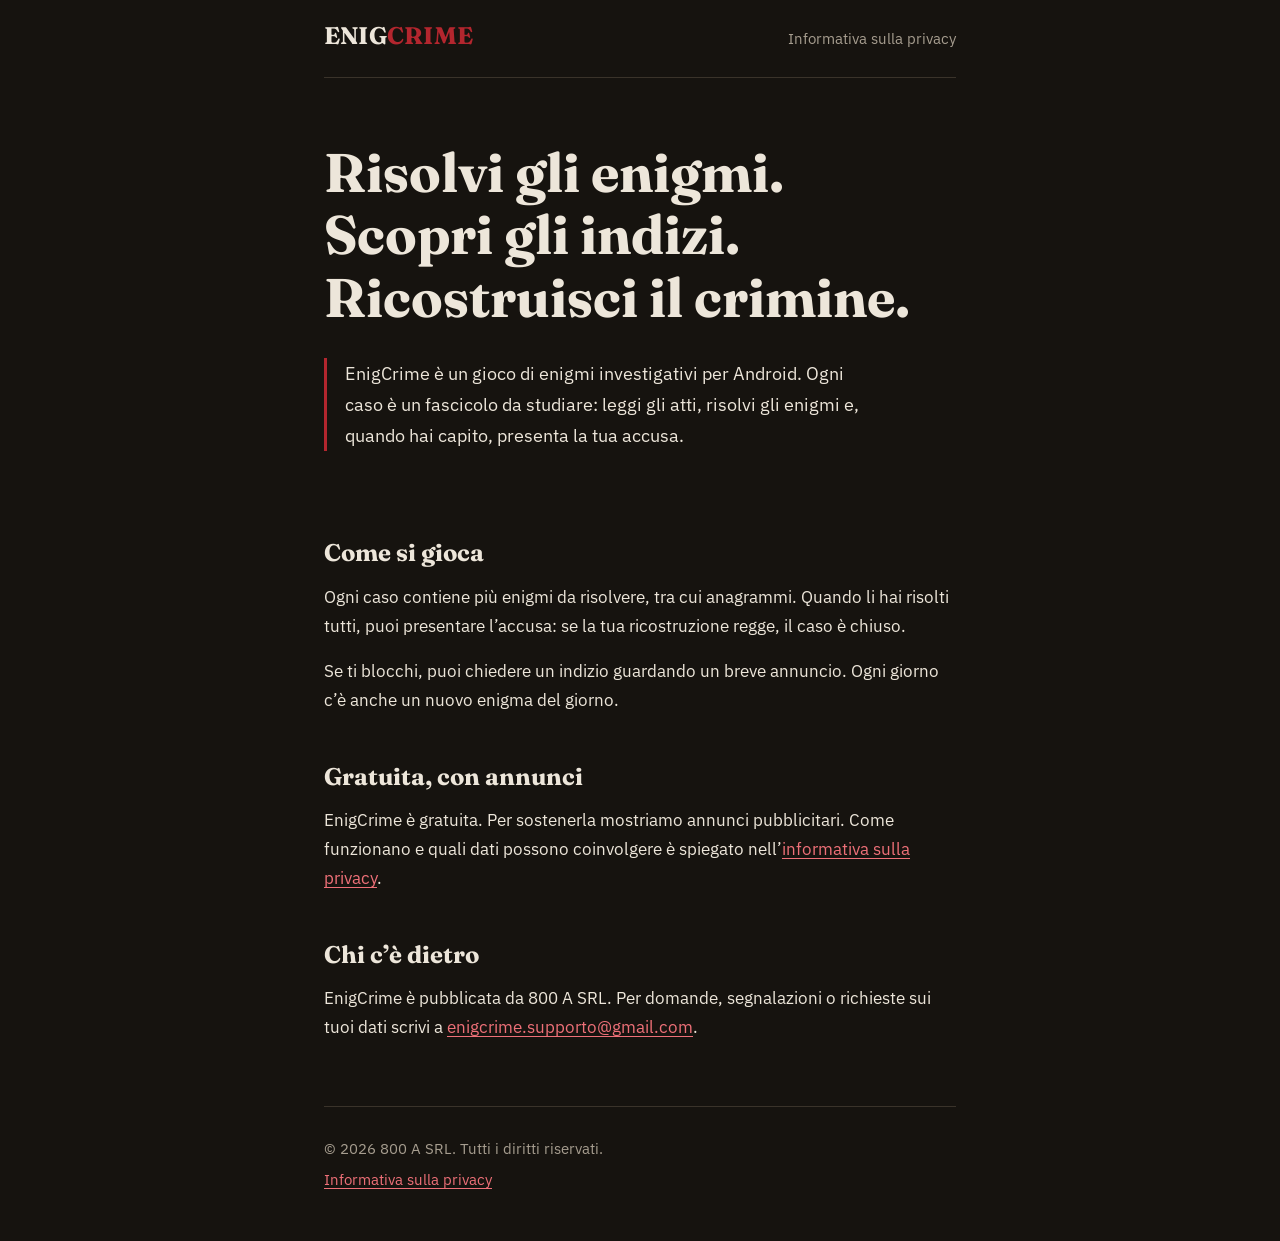
<file: index.html>
<!doctype html>
<html lang="it">
<head>
  <meta charset="utf-8">
  <meta name="viewport" content="width=device-width, initial-scale=1">
  <title>EnigCrime – Enigmi investigativi per Android</title>
  <meta name="description" content="EnigCrime è un gioco di enigmi investigativi: studia il fascicolo, risolvi gli enigmi e presenta la tua accusa. Pubblicato da 800 A SRL.">
  <link rel="preconnect" href="https://fonts.googleapis.com">
  <link rel="preconnect" href="https://fonts.gstatic.com" crossorigin>
  <link rel="stylesheet" href="https://fonts.googleapis.com/css2?family=Fraunces:opsz,wght@9..144,400;9..144,700&family=IBM+Plex+Sans:wght@400;500&display=swap">
  <link rel="stylesheet" href="style.css">
</head>
<body>
  <div class="wrap">
    <header class="site">
      <a class="mark" href="./">Enig<span>Crime</span></a>
      <nav><a href="privacy.html">Informativa sulla privacy</a></nav>
    </header>

    <main>
      <section class="hero">
        <h1>Risolvi gli enigmi. Scopri gli indizi. Ricostruisci il crimine.</h1>
        <p class="lead">EnigCrime è un gioco di enigmi investigativi per Android. Ogni caso è un fascicolo da studiare: leggi gli atti, risolvi gli enigmi e, quando hai capito, presenta la tua accusa.</p>
      </section>

      <section>
        <h2>Come si gioca</h2>
        <p>Ogni caso contiene più enigmi da risolvere, tra cui anagrammi. Quando li hai risolti tutti, puoi presentare l’accusa: se la tua ricostruzione regge, il caso è chiuso.</p>
        <p>Se ti blocchi, puoi chiedere un indizio guardando un breve annuncio. Ogni giorno c’è anche un nuovo enigma del giorno.</p>
      </section>

      <section>
        <h2>Gratuita, con annunci</h2>
        <p>EnigCrime è gratuita. Per sostenerla mostriamo annunci pubblicitari. Come funzionano e quali dati possono coinvolgere è spiegato nell’<a href="privacy.html">informativa sulla privacy</a>.</p>
      </section>

      <section>
        <h2>Chi c’è dietro</h2>
        <p>EnigCrime è pubblicata da 800 A SRL. Per domande, segnalazioni o richieste sui tuoi dati scrivi a <a href="mailto:enigcrime.supporto@gmail.com">enigcrime.supporto@gmail.com</a>.</p>
      </section>
    </main>

    <footer class="site">
      <p>© 2026 800 A SRL. Tutti i diritti riservati.</p>
      <p><a href="privacy.html">Informativa sulla privacy</a></p>
    </footer>
  </div>
</body>
</html>
</file>
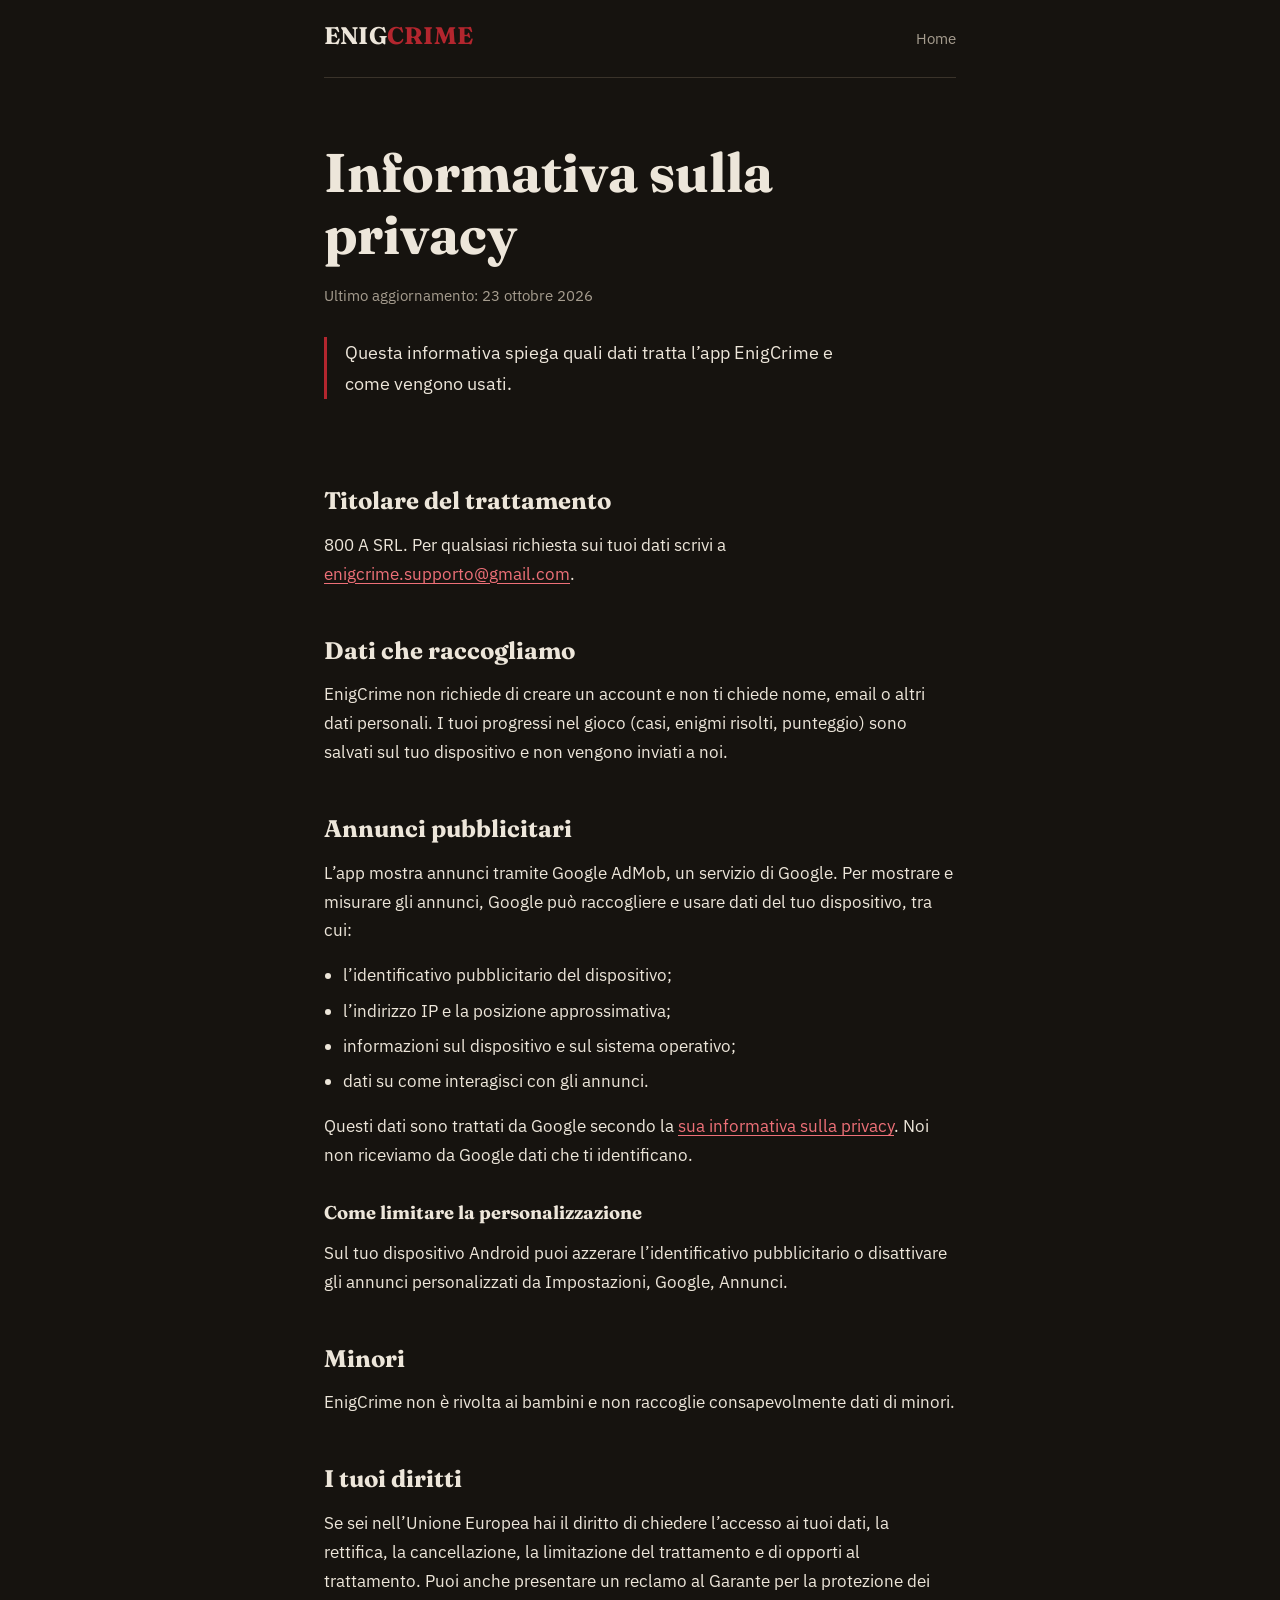
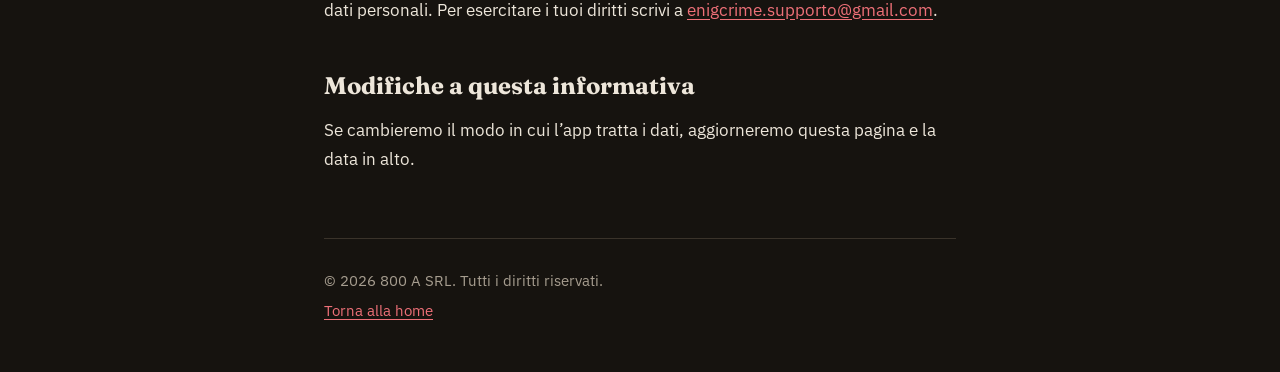
<file: privacy.html>
<!doctype html>
<html lang="it">
<head>
  <meta charset="utf-8">
  <meta name="viewport" content="width=device-width, initial-scale=1">
  <title>Informativa sulla privacy – EnigCrime</title>
  <meta name="description" content="Informativa sulla privacy dell’app EnigCrime, pubblicata da 800 A SRL.">
  <link rel="preconnect" href="https://fonts.googleapis.com">
  <link rel="preconnect" href="https://fonts.gstatic.com" crossorigin>
  <link rel="stylesheet" href="https://fonts.googleapis.com/css2?family=Fraunces:opsz,wght@9..144,400;9..144,700&family=IBM+Plex+Sans:wght@400;500&display=swap">
  <link rel="stylesheet" href="style.css">
</head>
<body>
  <div class="wrap">
    <header class="site">
      <a class="mark" href="./">Enig<span>Crime</span></a>
      <nav><a href="./">Home</a></nav>
    </header>

    <main>
      <section class="hero">
        <h1>Informativa sulla privacy</h1>
        <p class="meta">Ultimo aggiornamento: 23 ottobre 2026</p>
        <p class="lead">Questa informativa spiega quali dati tratta l’app EnigCrime e come vengono usati.</p>
      </section>

      <section>
        <h2>Titolare del trattamento</h2>
        <p>800 A SRL. Per qualsiasi richiesta sui tuoi dati scrivi a <a href="mailto:enigcrime.supporto@gmail.com">enigcrime.supporto@gmail.com</a>.</p>
      </section>

      <section>
        <h2>Dati che raccogliamo</h2>
        <p>EnigCrime non richiede di creare un account e non ti chiede nome, email o altri dati personali. I tuoi progressi nel gioco (casi, enigmi risolti, punteggio) sono salvati sul tuo dispositivo e non vengono inviati a noi.</p>
      </section>

      <section>
        <h2>Annunci pubblicitari</h2>
        <p>L’app mostra annunci tramite Google AdMob, un servizio di Google. Per mostrare e misurare gli annunci, Google può raccogliere e usare dati del tuo dispositivo, tra cui:</p>
        <ul>
          <li>l’identificativo pubblicitario del dispositivo;</li>
          <li>l’indirizzo IP e la posizione approssimativa;</li>
          <li>informazioni sul dispositivo e sul sistema operativo;</li>
          <li>dati su come interagisci con gli annunci.</li>
        </ul>
        <p>Questi dati sono trattati da Google secondo la <a href="https://policies.google.com/privacy">sua informativa sulla privacy</a>. Noi non riceviamo da Google dati che ti identificano.</p>
        <h3>Come limitare la personalizzazione</h3>
        <p>Sul tuo dispositivo Android puoi azzerare l’identificativo pubblicitario o disattivare gli annunci personalizzati da Impostazioni, Google, Annunci.</p>
      </section>

      <section>
        <h2>Minori</h2>
        <p>EnigCrime non è rivolta ai bambini e non raccoglie consapevolmente dati di minori.</p>
      </section>

      <section>
        <h2>I tuoi diritti</h2>
        <p>Se sei nell’Unione Europea hai il diritto di chiedere l’accesso ai tuoi dati, la rettifica, la cancellazione, la limitazione del trattamento e di opporti al trattamento. Puoi anche presentare un reclamo al Garante per la protezione dei dati personali. Per esercitare i tuoi diritti scrivi a <a href="mailto:enigcrime.supporto@gmail.com">enigcrime.supporto@gmail.com</a>.</p>
      </section>

      <section>
        <h2>Modifiche a questa informativa</h2>
        <p>Se cambieremo il modo in cui l’app tratta i dati, aggiorneremo questa pagina e la data in alto.</p>
      </section>
    </main>

    <footer class="site">
      <p>© 2026 800 A SRL. Tutti i diritti riservati.</p>
      <p><a href="./">Torna alla home</a></p>
    </footer>
  </div>
</body>
</html>
</file>
<file: style.css>
:root {
  --bg: #16130f;
  --ink: #ede6da;
  --muted: #a69d8f;
  --red: #b3262e;
  --red-text: #ee7078;
  --rule: #3a332a;
  box-sizing: border-box;
}
*, *::before, *::after { box-sizing: inherit; }
html { -webkit-text-size-adjust: 100%; }
body {
  margin: 0;
  background: var(--bg);
  color: var(--ink);
  font: 400 1.0625rem/1.7 "IBM Plex Sans", system-ui, -apple-system, "Segoe UI", sans-serif;
}
.wrap { max-width: 42rem; margin: 0 auto; padding: 0 1.25rem; }

header.site {
  display: flex; justify-content: space-between; align-items: baseline;
  padding: 1.5rem 0; border-bottom: 1px solid var(--rule);
}
.mark {
  font: 700 1.5rem/1 "Fraunces", Georgia, serif; letter-spacing: 0.01em;
  color: var(--ink); text-decoration: none; text-transform: uppercase;
}
.mark span { color: var(--red); }
nav a { color: var(--muted); text-decoration: none; font-size: 0.95rem; }
nav a:hover { color: var(--ink); }

a { color: var(--red-text); text-underline-offset: 0.18em; }
a:focus-visible { outline: 2px solid var(--red-text); outline-offset: 3px; border-radius: 2px; }

h1, h2, h3 { font-family: "Fraunces", Georgia, serif; line-height: 1.15; font-weight: 700; margin: 0; }
h1 { font-size: clamp(2.1rem, 7vw, 3.4rem); max-width: 14em; }
h2 { font-size: 1.5rem; margin-top: 3rem; }
h3 { font-size: 1.15rem; margin-top: 2rem; }
p, ul { margin: 1rem 0 0; }
ul { padding-left: 1.2rem; }
li { margin-top: 0.4rem; }

.hero { padding: 4rem 0 2.5rem; }
.lead {
  margin-top: 1.75rem; padding-left: 1.1rem; border-left: 3px solid var(--red);
  font-size: 1.15rem; max-width: 34rem;
}
.meta { color: var(--muted); font-size: 0.95rem; }

footer.site {
  margin-top: 4rem; padding: 1.5rem 0 3rem; border-top: 1px solid var(--rule);
  color: var(--muted); font-size: 0.95rem;
}
footer.site p { margin: 0.3rem 0 0; }
</file>
